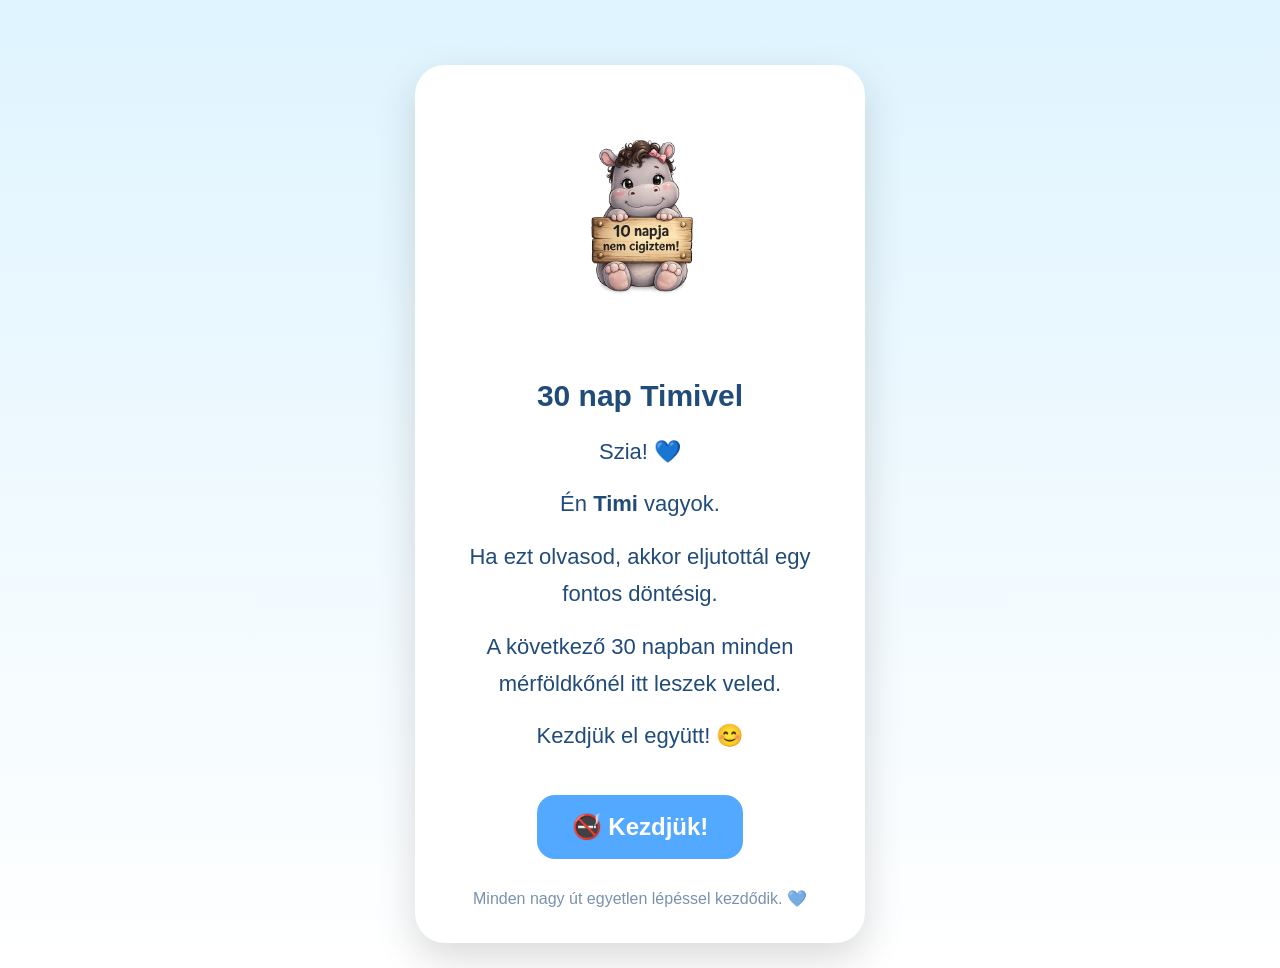
<file: index.html>
<!DOCTYPE html>
<html lang="hu">
<head>

<meta charset="UTF-8">
<meta name="viewport" content="width=device-width, initial-scale=1.0">

<title>30 nap Timivel</title>

<link rel="stylesheet" href="style.css">

</head>

<body>

<div class="container">

<div class="card">

<img src="10.png" class="logo" alt="Timi">

<h2>30 nap Timivel</h2>

<p>

Szia! 💙

</p>

<p>

Én <strong>Timi</strong> vagyok.

</p>

<p>

Ha ezt olvasod, akkor eljutottál egy fontos döntésig.

</p>

<p>

A következő 30 napban minden mérföldkőnél itt leszek veled.

</p>

<p>

Kezdjük el együtt! 😊

</p>

<a class="button" href="10.html">

🚭 Kezdjük!

</a>

<div class="footer">

Minden nagy út egyetlen lépéssel kezdődik. 💙

</div>

</div>

</div>

</body>
</html>
</file>
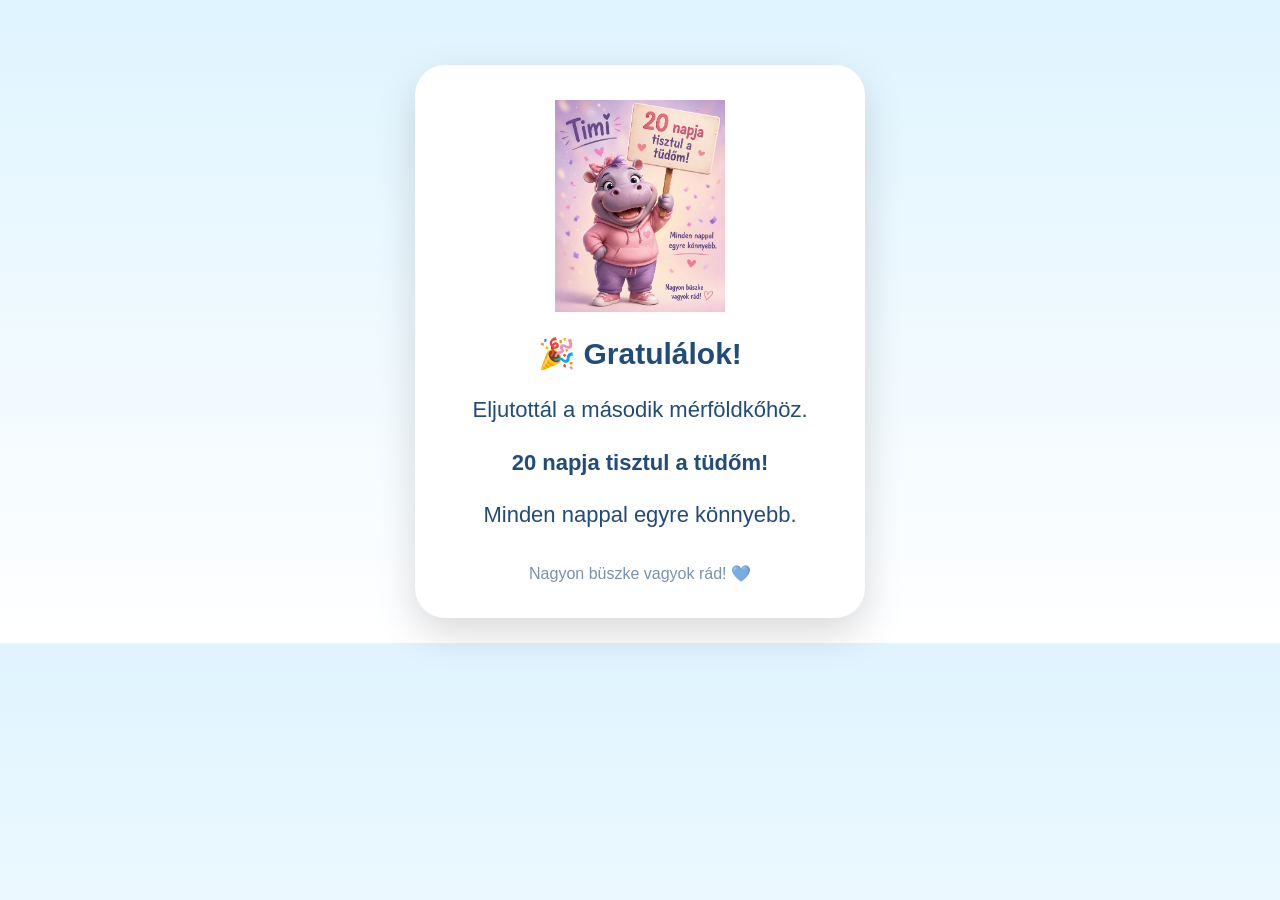
<file: 10.html>
<!DOCTYPE html>
<html lang="hu">
<head>

<meta charset="UTF-8">
<meta name="viewport" content="width=device-width, initial-scale=1.0">

<title>20. nap</title>

<link rel="stylesheet" href="style.css">

</head>

<body>

<div class="container">

<div class="card">

<img src="20.png" class="logo" alt="Timi">

<h2>🎉 Gratulálok!</h2>

<p>

Eljutottál a második mérföldkőhöz.

</p>

<p>

<strong>20 napja tisztul a tüdőm!</strong>

</p>

<p>

Minden nappal egyre könnyebb.

</p>

<div class="footer">

Nagyon büszke vagyok rád! 💙

</div>

</div>

</div>

</body>

</html>
</file>
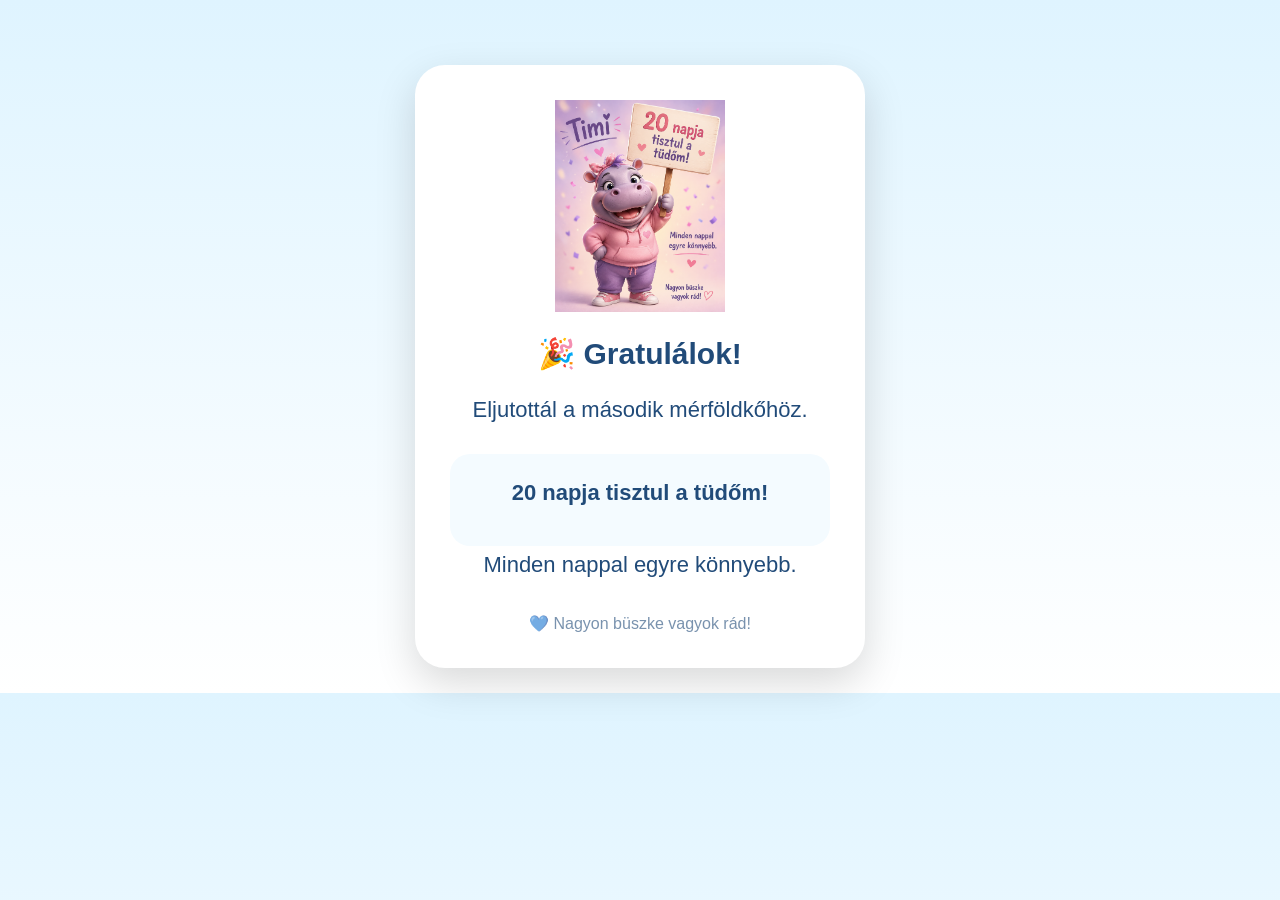
<file: 20.html>
<!DOCTYPE html>
<html lang="hu">

<head>
<meta charset="UTF-8">
<meta name="viewport" content="width=device-width, initial-scale=1.0">
<title>20. nap</title>
<link rel="stylesheet" href="style.css">
</head>

<body>

<div class="container">

<div class="card">

<img src="20.png" class="logo" alt="Timi">

<h2>🎉 Gratulálok!</h2>

<p>Eljutottál a második mérföldkőhöz.</p>

<div class="reward">

<p><strong>20 napja tisztul a tüdőm!</strong></p>

</div>

<p>
Minden nappal egyre könnyebb.
</p>

<div class="footer">

💙 Nagyon büszke vagyok rád!

</div>

</div>

</div>

</body>
</html>
</file>
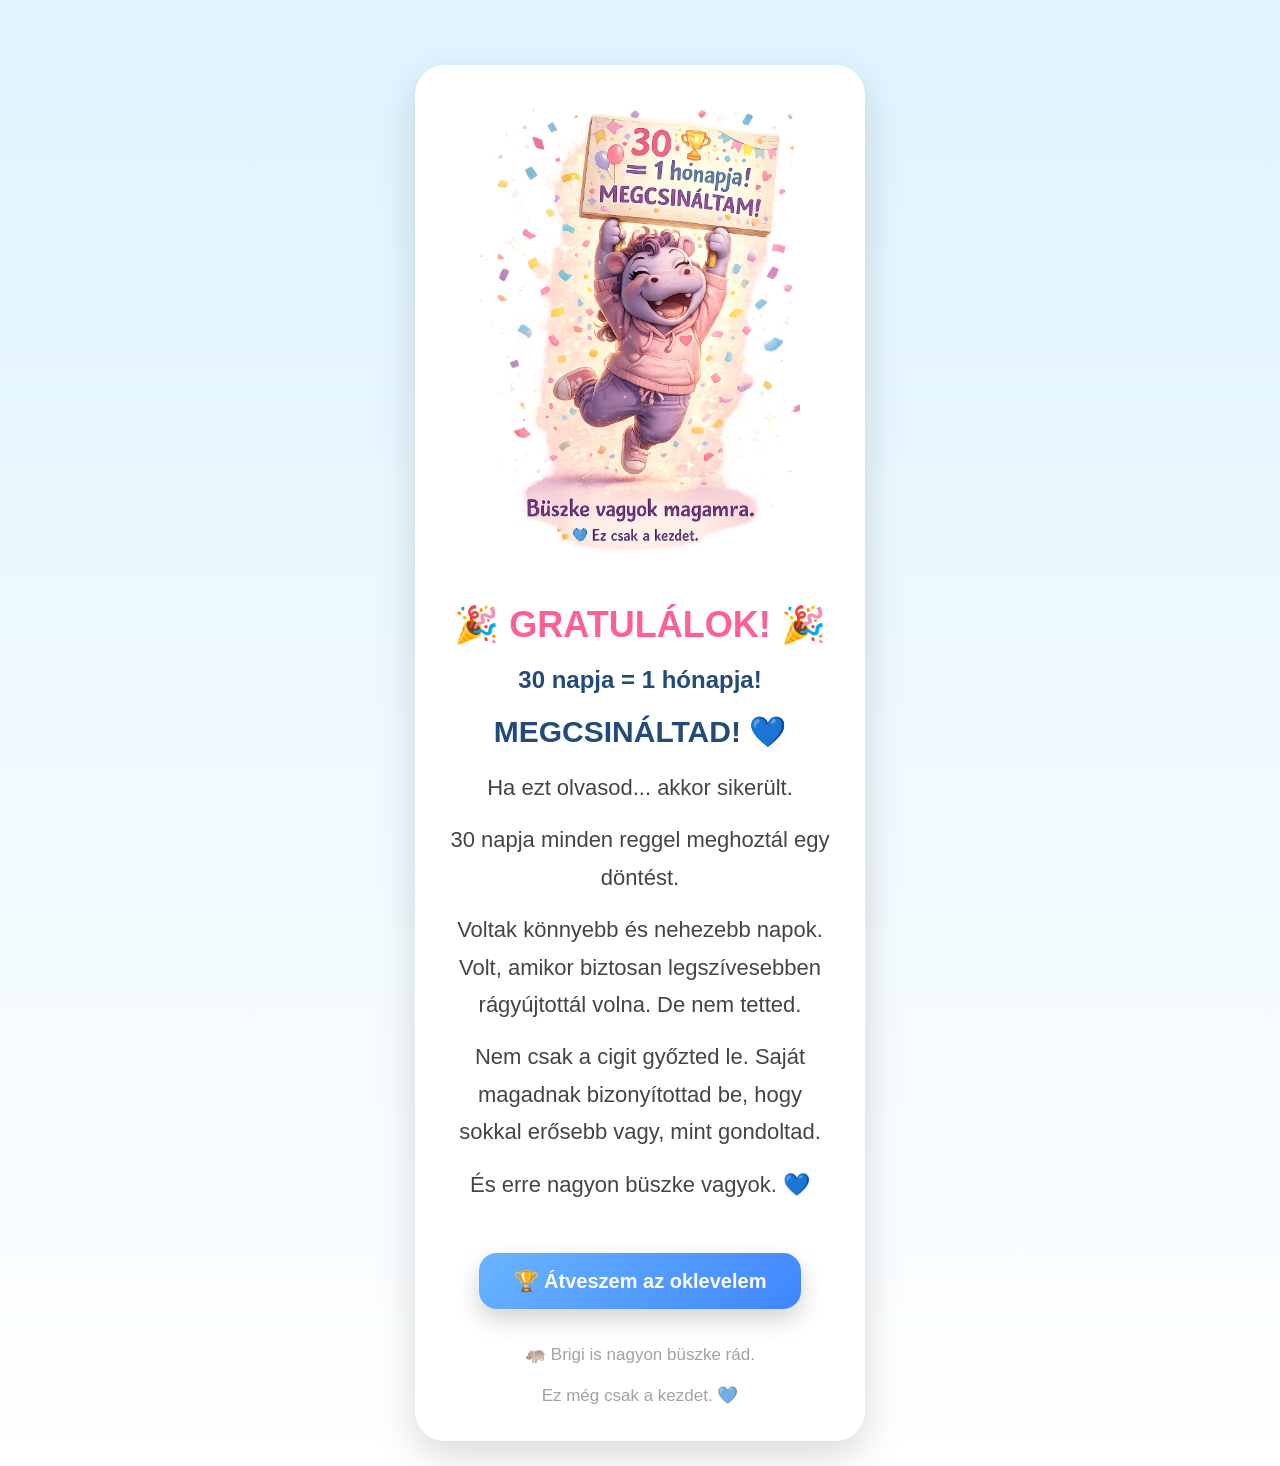
<file: 30.html>
<!DOCTYPE html>
<html lang="hu">

<head>

<meta charset="UTF-8">
<meta name="viewport" content="width=device-width, initial-scale=1.0">

<title>30. nap - Gratulálok Szerelmem!</title>

<link rel="stylesheet" href="style.css">

<style>

body{
    overflow-x:hidden;
}

.logo{
    width:320px;
    max-width:100%;
    margin-bottom:20px;
}

.final{
    color:#ff5f96;
    font-size:36px;
    margin-bottom:10px;
}

.month{
    font-size:24px;
    color:#214b79;
    font-weight:bold;
    margin:20px 0;
}

.message{
    font-size:18px;
    line-height:1.8;
    color:#444;
}

.button{

display:inline-block;

margin-top:35px;

padding:16px 35px;

background:linear-gradient(135deg,#69b4ff,#3f86ff);

color:white;

text-decoration:none;

border-radius:18px;

font-size:20px;

font-weight:bold;

box-shadow:0 10px 25px rgba(0,0,0,.18);

transition:.25s;

}

.button:hover{

transform:scale(1.05);

}

.footer{

margin-top:35px;

font-size:17px;

color:#666;

}

.confetti{

position:fixed;

top:-20px;

width:12px;

height:12px;

border-radius:50%;

opacity:.9;

animation:fall linear infinite;

}

@keyframes fall{

0%{

transform:translateY(-20px) rotate(0deg);

}

100%{

transform:translateY(120vh) rotate(720deg);

}

}

</style>

</head>

<body>

<div class="container">

<div class="card">

<img src="30.png" class="logo" alt="Timi">

<h1 class="final">
🎉 GRATULÁLOK! 🎉
</h1>

<div class="month">

30 napja = 1 hónapja!

</div>

<h2>

MEGCSINÁLTAD! 💙

</h2>

<div class="message">

<p>

Ha ezt olvasod...

akkor sikerült.

</p>

<p>

30 napja minden reggel meghoztál egy döntést.

</p>

<p>

Voltak könnyebb és nehezebb napok.

Volt, amikor biztosan legszívesebben rágyújtottál volna.

De nem tetted.

</p>

<p>

Nem csak a cigit győzted le.

Saját magadnak bizonyítottad be,

hogy sokkal erősebb vagy,

mint gondoltad.

</p>

<p>

És erre nagyon büszke vagyok. 💙

</p>

</div>

<a href="oklevel.html" class="button">

🏆 Átveszem az oklevelem

</a>

<div class="footer">

🦛 Brigi is nagyon büszke rád.

<br><br>

Ez még csak a kezdet. 💙

</div>

</div>

</div>

<script>

const colors=[
"#67b7ff",
"#ef476f",
"#ffd166",
"#06d6a0",
"#90be6d",
"#4cc9f0",
"#b5179e"
];

for(let i=0;i<150;i++){

const c=document.createElement("div");

c.className="confetti";

c.style.left=Math.random()*100+"vw";

c.style.background=colors[Math.floor(Math.random()*colors.length)];

c.style.animationDuration=(4+Math.random()*5)+"s";

c.style.animationDelay=Math.random()*5+"s";

document.body.appendChild(c);

}

</script>

</body>

</html>
</file>
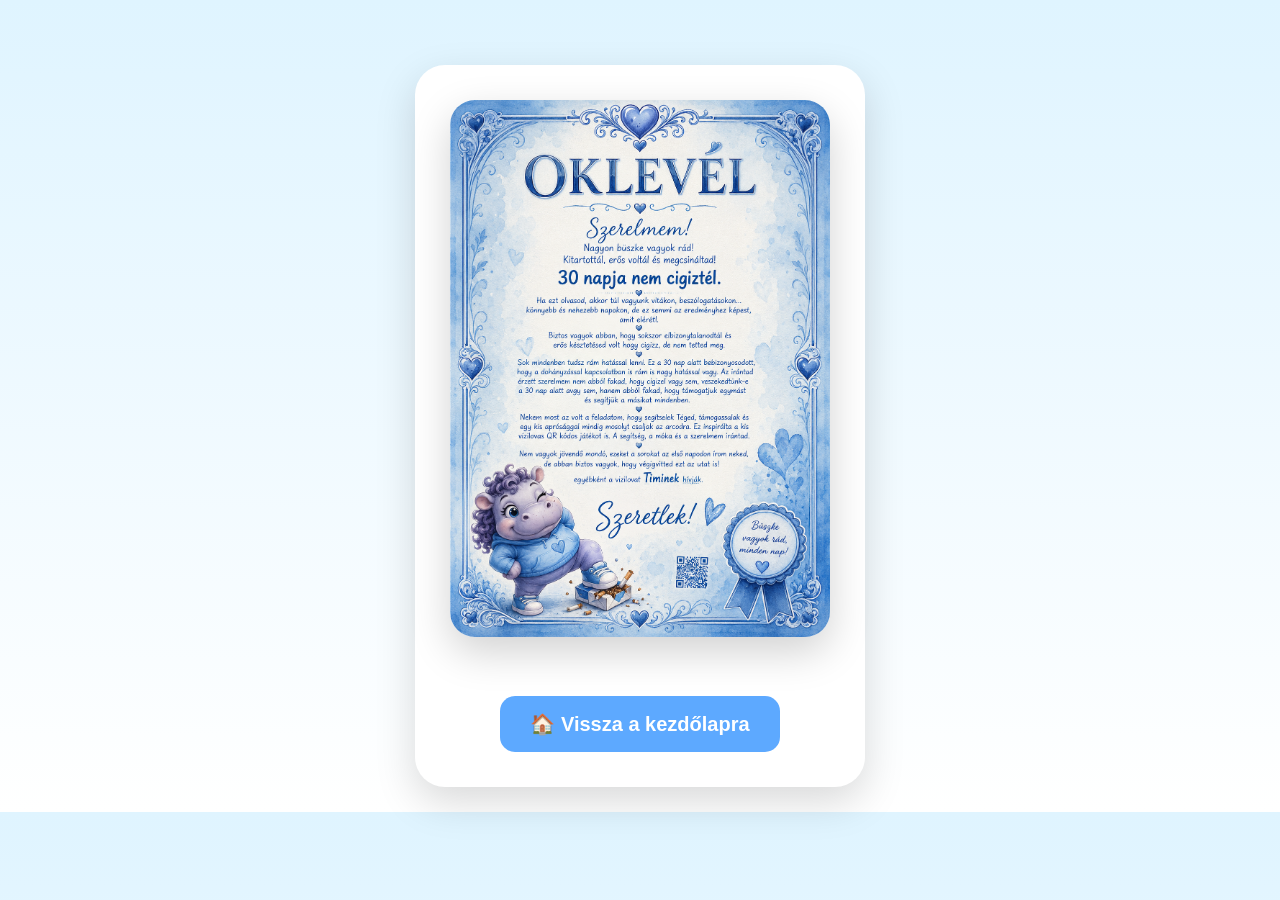
<file: oklevel.html>
<!DOCTYPE html>
<html lang="hu">

<head>

<meta charset="UTF-8">
<meta name="viewport" content="width=device-width, initial-scale=1.0">

<title>Oklevél</title>

<link rel="stylesheet" href="style.css">

<style>

body{

background:linear-gradient(#dff4ff,#ffffff);

}

.logo{

width:100%;
max-width:900px;

border-radius:25px;

box-shadow:0 15px 40px rgba(0,0,0,.18);

}

.button{

display:inline-block;

margin-top:35px;

padding:16px 30px;

background:#5da9ff;

color:white;

text-decoration:none;

border-radius:15px;

font-weight:bold;

font-size:20px;

}

.button:hover{

transform:scale(1.05);

}

</style>

</head>

<body>

<div class="container">

<div class="card">

<img src="oklevel.png" class="logo">

<br>

<a href="index.html" class="button">

🏠 Vissza a kezdőlapra

</a>

</div>

</div>

</body>

</html>
</file>
<file: style.css>
*{
    margin:0;
    padding:0;
    box-sizing:border-box;
}

body{
    font-family:Arial, Helvetica, sans-serif;
    background:linear-gradient(180deg,#dff4ff,#ffffff);
    color:#214b79;
}

.container{
    width:100%;
    max-width:500px;
    margin:auto;
    padding:25px;
}

.card{
    background:white;
    border-radius:30px;
    padding:35px;
    box-shadow:0 15px 40px rgba(0,0,0,.15);
    text-align:center;
    margin-top:40px;
}

.logo{
    width:170px;
    margin-bottom:20px;
}

h1{
    font-size:42px;
    margin-bottom:10px;
}

h2{
    font-size:30px;
    margin-bottom:20px;
}

p{
    font-size:22px;
    line-height:1.7;
    margin-bottom:15px;
}

.button{

display:inline-block;

background:#53a8ff;

padding:18px 35px;

border-radius:18px;

text-decoration:none;

font-size:24px;

font-weight:bold;

color:white;

margin-top:25px;

transition:.3s;

}

.button:hover{

transform:scale(1.05);

background:#2d8eed;

}

.reward{

background:#f4fbff;

border-radius:20px;

padding:20px;

margin-top:25px;

}

.badge{

font-size:70px;

margin-bottom:15px;

}

.footer{

margin-top:30px;

font-size:16px;

opacity:.6;

}
</file>
